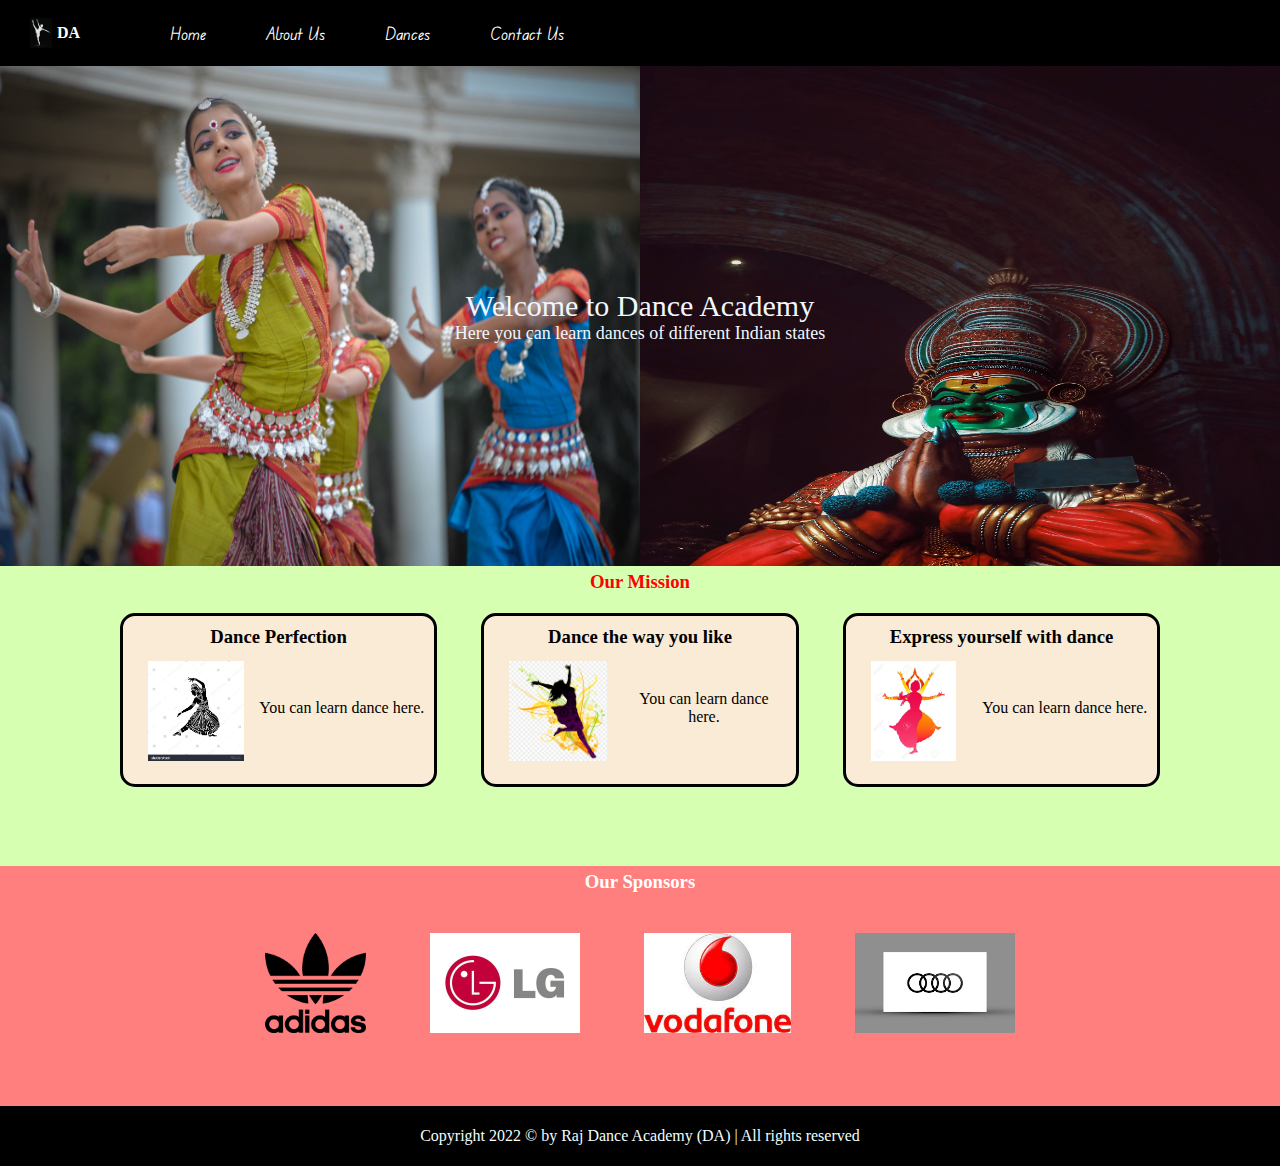
<file: index.html>
<!DOCTYPE html>
<html lang="en">
<head>
    <meta charset="UTF-8">
    <meta http-equiv="X-UA-Compatible" content="IE=edge">
    <meta name="viewport" content="width=device-width, initial-scale=1.0">
    <title>R. Dance Academy</title> 
    <link rel="stylesheet" href="base.css">
    <link rel="stylesheet" href="home.css">
</head>
<body>
    <nav id="navbar">
        <ul>
            <div id="logo">
                <img src="logo2.png" alt="RDA">
                DA
            </div>
            <li><a href="/">Home</a></li>
            <li><a href="/">About Us</a></li>
            <li><a href="/">Dances</a></li>
            <li><a href="/contact.html">Contact Us</a></li>
        </ul>
    </nav> 

    <section id="introSection">
        <div>Welcome to Dance Academy</div> 
        <div class="small">Here you can learn dances of different Indian states</div>
    </section>

    <section id="MissionSection">
        <h3>Our Mission</h3> 
        <div class="card">
            <h3>Dance Perfection</h3>
            <div class="card-box">
                <div class="card-img">
                    <img src="logo.jpg" alt="imgg">
                </div>
                <div class="content">
                    You can learn dance here.
                </div>
            </div>
        </div>
        <div class="card">
            <h3>Dance the way you like</h3>
            <div class="card-box">
                <div class="card-img">
                    <img src="logo1.png" alt="imgg">
                </div>
                <div class="content">
                    You can learn dance here.
                </div>
            </div>
        </div>
        <div class="card">
            <h3>Express yourself with dance</h3>
            <div class="card-box">
                <div class="card-img">
                    <img src="logo0.jpg" alt="imgg">
                </div>
                <div class="content">
                    You can learn dance here.
                </div>
            </div>
        </div>
        
        
    </section> 

    <section id="sponsorSection">
        <h3>Our Sponsors</h3> 
        <div class="sponsors-img">
            <img src="Clogo1.png" alt="sponsor-img" class="img1">
            <img src="Clogo2.jpg" alt="sponsor-img" class="img1">
            <img src="Clogo3.jpg" alt="sponsor-img" class="img1">
            <img src="Clogo4.png" alt="sponsor-img" class="img1">
        </div>
    </section>

    <footer id="footer">
        Copyright 2022 ©  by Raj Dance Academy (DA)  | All rights reserved
    </footer>
</body>
</html>
</file>
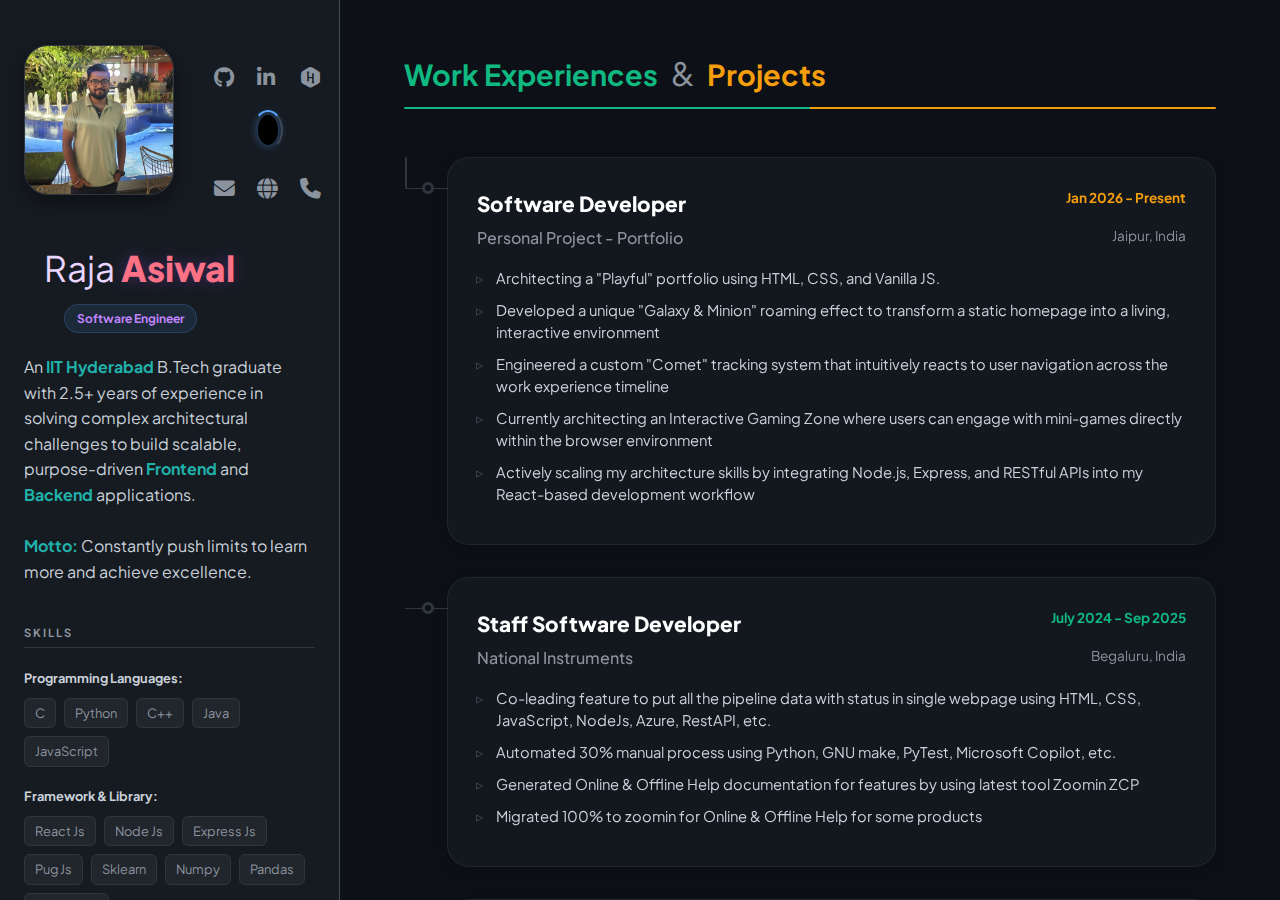
<file: aboutme.html>
<!doctype html>
<html lang="en">
  <head>
    <meta charset="UTF-8" />
    <meta name="viewport" content="width=device-width, initial-scale=1.0" />
    <title>Portfolio | Raja Asiwal</title>
    <link rel="stylesheet" href="aboutme.css" />
    <link rel="stylesheet" href="aboutme_left.css" />
    <link rel="stylesheet" href="aboutme_right.css" />
    <link
      rel="stylesheet"
      href="https://cdnjs.cloudflare.com/ajax/libs/font-awesome/6.5.1/css/all.min.css"
    />
    <link
      href="https://fonts.googleapis.com/css2?family=Plus+Jakarta+Sans:wght@300;400;600;800&display=swap"
      rel="stylesheet"
    />
  </head>
  <body>
    <div class="portfolio-wrapper">
      <!-- div for whole poertfolio page -->
      <aside class="profile-sidebar">
        <!--using aside for profile section-->

        <section class="img-and-links-section">
          <!-- Using sections for img and links-->
          <img src="profile_pic.jpeg" alt="Profile Picture" class="profile-img" />

          <div class="social-links">
            <a href="https://github.com/ee17btech11034" target="_blank" title="GitHub"
              ><i class="fa-brands fa-github"></i
            ></a>
            <a href="https://www.linkedin.com/in/raja-asiwal-a9665924a/" target="_blank" title="LinkedIn"
              ><i class="fa-brands fa-linkedin-in"></i
            ></a>
            <a href="" target="_blank" title="HackerRank"
              ><i class="fa-brands fa-hackerrank"></i
            ></a>

            <a href="mailto:asiwalraja@gmail.com" style="visibility: hidden;" title="Email"
              ><i class="fa-solid fa-envelope"></i
            ></a>
            <div
              onclick="window.location.href = 'galaxyhomepage.html'"
              class="navigation-vortex"
            >
              <div class="black-hole" id="journey-trigger">
                <div class="event-horizon"></div>
                <div class="accretion-disk"></div>
              </div>
              <span class="vortex-label">Journey</span>
            </div>
            <a href="mailto:asiwalraja@gmail.com" style="visibility: hidden;" title="Email"
              ><i class="fa-solid fa-envelope"></i
            ></a>

            <a href="mailto:asiwalraja@gmail.com" title="Email"
              ><i class="fa-solid fa-envelope"></i
            ></a>
            <a href="#" title="Portfolio in progress . . ."><i class="fa-solid fa-globe"></i></a>
            <div class="phone-tooltip">
              <i class="fa-solid fa-phone"></i>
              <span class="tooltip-box">+91 7427087239</span>
            </div>
            
          </div>
        </section>
        <section class="intro-section">
          <div class="name-row">
            <h1>
              <span class="first-name">Raja</span>
              <span class="last-name">Asiwal</span>
            </h1>
            <span class="designation-badge">Software Engineer</span>
          </div>
          <p>
            An <strong>IIT Hyderabad</strong> B.Tech graduate with 2.5+ years of
            experience in solving complex architectural challenges to build
            scalable, purpose-driven <strong>Frontend</strong> and
            <strong>Backend</strong> applications. <br /><br />
            <strong>Motto:</strong> Constantly push limits to learn more and achieve excellence.
          </p>
        </section>
        <section class="skills-section">
          <h3 class="skill-heading">SKILLS</h3>

          <div class="skill-category">
            <!-- <h4 class="skill-sub-heading">Programming Skills</h4> -->
            <p class="skill-label">Programming Languages:</p>
            <div class="skill-tags">
              <span>C</span>
              <span>Python</span>
              <span>C++</span>
              <span>Java</span>
              <span>JavaScript</span>
            </div>

            <p class="skill-label">Framework & Library:</p>
            <div class="skill-tags">
              <span>React Js</span><span>Node Js</span><span>Express Js</span
              ><span>Pug Js</span> <span>Sklearn</span><span>Numpy</span
              ><span>Pandas</span><span>Matplotlib</span>
            </div>

            <p class="skill-label">Technologies:</p>
            <div class="skill-tags">
              <span>HTML</span><span>CSS</span> <span>SQL</span
              ><span>NoSQL</span><span>MySQL</span><span>RDBMS</span
              ><span>MongoDB</span>
            </div>

            <p class="skill-label">Tools/Applications:</p>
            <div class="skill-tags">
              <span>Requestly</span><span>Postman</span
              ><span>Thunder Client</span> <span>Git</span><span>GitHub</span>
              <span>GitHub Copilot</span><span>Microsoft Copilot</span
              ><span>Gemini</span><span>VS Code</span> <span>Jupyter</span
              ><span>MATLAB</span><span>Windows</span><span>Ubuntu</span>
              <span>Azure</span><span>GNU Make</span><span>Claude</span>
            </div>

            <p class="skill-label">Methods/Concepts:</p>
            <div class="skill-tags">
              <span><abbr title="Object Oriented Programming" style="text-decoration: none;">OOPs</abbr></span>
              <span><abbr title="Data Structure and Algorithms" style="text-decoration: none;">DSA </abbr></span>
              <span>API</span><span>RestAPI</span>
              <span><abbr title="Document Object Model" style="text-decoration: none;">DOM Manipulation</abbr></span>
            </div>
          </div>
        </section>

        <section class="awards-section">
          <h3 class="skill-heading">ACHIEVEMENTS</h3>
          <ul class="award-items">
            <!-- <li>🏆 Hackathon Winner - Global AI 2025</li> -->
            <li><a href="https://www.hackerrank.com/profile/AsurRaj" id="award-link" target="_blank" title="HackerRank">🏅</a> HackerRank - 5-Star Gold Badge in C, C++, and Python</li>
          </ul>
        </section>
      </aside>

      <main class="experience-sidebar">
        <!--div to contain exp, projects-->
        <div class="experience-header">
          <h2 class="title-work">Work Experiences</h2>
          <span class="title-separator">&</span>
          <h2 class="title-projects">Projects</h2>
          <div class="header-line"></div>
        </div>
        <div class="timeline-container">
          <div class="timeline-rope"></div>
        </div>
      </main>
    </div>
    <script src="experience.js"></script>
    <script src="aboutme.js"></script>
  </body>
</html>
</file>
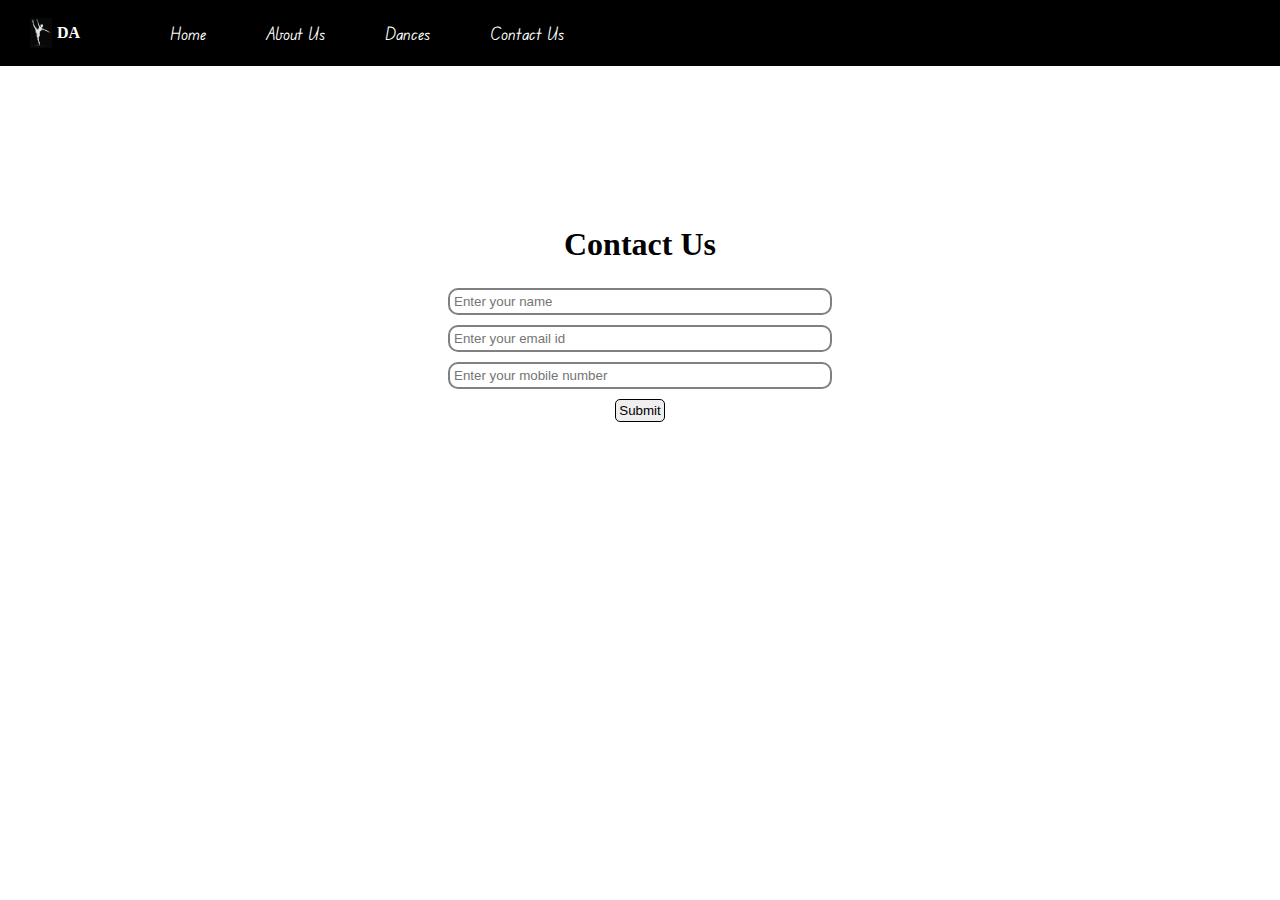
<file: contact.html>
<!DOCTYPE html>
<html lang="en">
<head>
    <meta charset="UTF-8">
    <meta http-equiv="X-UA-Compatible" content="IE=edge">
    <meta name="viewport" content="width=device-width, initial-scale=1.0">
    <title>R. Dance Academy</title> 
    <link rel="stylesheet" href="base.css">
    <link rel="stylesheet" href="contact.css">
</head>
<body>
    <nav id="navbar">
        <ul>
            <div id="logo">
                <img src="logo2.png" alt="RDA">
                DA
            </div>
            <li><a href="/">Home</a></li>
            <li><a href="/">About Us</a></li>
            <li><a href="/">Dances</a></li>
            <li><a href="/contact">Contact Us</a></li>
        </ul>
    </nav> 

    <div class="container">
        <h1>Contact Us</h1> 

        <form action="/", method="POST", class="formClass">
            <input type="text" name="name" class="inputClass" placeholder="Enter your name">
            <input type="email" name="email" class="inputClass" placeholder="Enter your email id">
            <input type="number" name="number" class="inputClass" placeholder="Enter your mobile number"> 
            <button class="btn" onclick={Contactinfo}>Submit</button>
        </form>
    </div>
</body>
<script src="contact.js"></script>
</html>
</file>
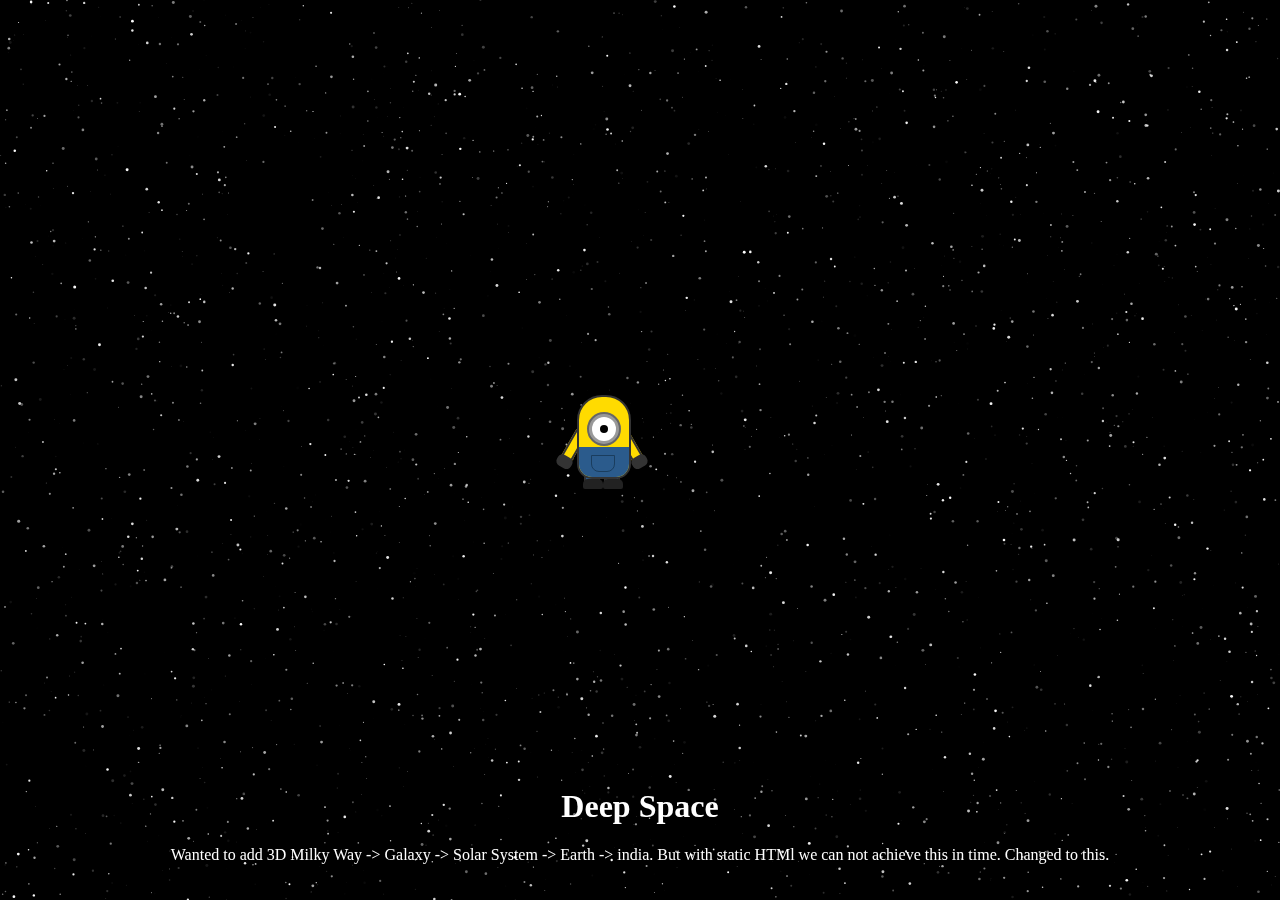
<file: galaxyhomepage.html>
<!DOCTYPE html>
<html lang="en">
<head>
    <meta charset="UTF-8">
    <meta name="viewport" content="width=device-width, initial-scale=1.0">
    <title>Cosmic Minion Guide</title>
    <link rel="stylesheet" href="galaxyhomepage.css">
</head>
<body>

    <div class="viewport" id="main-viewport">
        <canvas id="starfield"></canvas>
        
        <div id="galaxy-container" class="zoom-layer">
            <div class="galaxy-core"></div>
            <canvas id="galaxy-spiral"></canvas>
        </div>

        <div id="solar-system" class="zoom-layer">
            <div class="sun"></div>
            <div class="orbit"><div class="planet earth"></div></div>
        </div>

        <div class="toy-container" id="minion-toy">
            <div class="speech-bubble">Catch me!</div>

            <div class="arm left-arm"><div class="hand"></div></div>
            <div class="arm right-arm"><div class="hand"></div></div>
            
            <div class="minion-body">
                <div class="goggle-strap"></div>
                <div class="goggle-frame"><div class="eye"><div class="pupil"></div></div></div>
                <div class="overalls"><div class="pocket"></div></div>
            </div>

            <div class="leg left-leg"><div class="foot"></div></div>
            <div class="leg right-leg"><div class="foot"></div></div>

            <div class="cards-fan" id="cards-fan">
                <a href="aboutme.html" class="nav-card">About Raja</a>
            </div>
        </div>

        <div class="ui">
            <h1 id="stage-label">Deep Space</h1>
            <!-- <p>Click space to Zoom | Hover for a surprise</p> -->
            <p>Wanted to add 3D Milky Way -> Galaxy -> Solar System -> Earth -> india. But with static HTMl we can not achieve this in time. Changed to this.</p>
        </div>
    </div>

    <script src="galaxyhomepage.js"></script>
</body>
</html>
</file>
<file: home.css>
#introSection{
    color: aliceblue;
    height: 500px;
    background: url('three.jpg') left top no-repeat, url('natyam.jpg') right top no-repeat;
    background-position: absolute;
    background-size: 50% 100%;   /*dono image row me 50% and colum me 100% use krega  */
    display: flex;
    flex-direction: column;
    justify-content: center;
    align-items: center;
    font-size: 30px;
}
#introSection div.small{
    font-size: 18px;
}
#MissionSection {
    background-color: rgba(123, 255, 0, 0.301);
    height: 300px;
    text-align: center;
    color: red;
    padding: 5px;
}
.card{
    background-color: antiquewhite;
    /* background-color: white; */
    color: black;
    width: 25%;
    height: 60%;
    border: 3px solid black;
    margin: 20px 20px;
    padding: 10px;
    display: inline-block;
    border-radius: 15px;
}
.card:hover{
    background-color: lightblue;
}
.card-box{
    display: flex;
    align-items: center;
    justify-content: space-between;
}
.card-img{
    height: 100px;
    padding: 3px 5px;
    margin: 10px 10px;

}
.card-img img{
    height: inherit;      /* iska matlab hai ki .card-img class me jo height hai wahi de do img ko.  */
}
#sponsorSection {
    /* background: url('/static/three.jpg') left top no-repeat, url('/static/single.jpg') right bottom no-repeat, url('/static/natyam.jpg') right top no-repeat, url('/static/two.jpg') left bottom no-repeat; */
    background-color: rgba(255, 0, 0, 0.5);
    height: 240px;
    text-align: center;
    color: white;
    padding: 5px;
}
.sponsor-img{
    height: 200px;
    max-width: 1000px;
    margin: auto;
}
.img1{
    height: 120px;
    padding: 10px;
    margin: 30px 20px;
}
</file>
<file: aboutme.css>
* {
    margin: 0;
    padding: 0;
    box-sizing: border-box;
}

body {
    font-family: 'Plus Jakarta Sans', sans-serif;
    background: #0d1117;
    color: #c9d1d9;
    line-height: 1.6;
    /* FIX 1: Lock the body to exactly the window height */
    height: 100vh;
    overflow: hidden; 
}

.portfolio-wrapper {
    display: flex;
    width: 100%;
    height: 100vh;
}

/* Profile side Styling (left) */
.profile-sidebar {
    width: 340px;
    background-color: #161b22;
    flex-shrink: 0;
    height: 100vh;
    padding: 2.5rem 1.5rem;
    border-right: 1px solid #414952;
    /* Allows left side to scroll internally if content is long */
    overflow-y: auto; 
    -ms-overflow-style: none;
    scrollbar-width: none;
}

.profile-sidebar::-webkit-scrollbar {
    display: none;
}

/* Experience Side Styling (Right) */
.experience-sidebar {
    flex: 1;
    padding: 3rem 4rem;
    height: 100vh;
    /* Allows right side to scroll independently without pulling the body down */
    overflow-y: auto; 
}

.profile-sidebar::-webkit-scrollbar, 
.experience-sidebar::-webkit-scrollbar {
    display: none;
}

/* FIX 3: Mobile Responsiveness Layout */
@media (max-width: 800px) {
    body {
        height: auto;
        /* overflow: visible; Return scrolling to the whole body on mobile */
        overflow-y: auto;
    }
    .portfolio-wrapper {
        flex-direction: column;
        height: auto;
    }
    .profile-sidebar {
        width: 100%;
        height: auto;
        border-right: none;
        border-bottom: 1px solid #414952;
        /* overflow-y: visible; */
    }
    .experience-sidebar {
        height: auto;
        padding: 2rem 1.5rem; /* Reduced padding for mobile */
        /* overflow-y: visible; */
    }
}




.navigation-vortex {
    display: flex;
    flex-direction: column;
    align-items: center;
    gap: 0px;
    cursor: pointer;
    margin-top: 0px;
}

.black-hole {
    position: relative;
    width: 20px;
    height: 30px;
    background: #000;
    border-radius: 50%;
    box-shadow: 0 0 10px rgba(88, 166, 255, 0.5), 
                inset 0 0 10px rgba(0, 0, 0, 1);
    transition: transform 0.4s cubic-bezier(0.175, 0.885, 0.32, 1.275);
}

/* The Swirling Light around it */
.accretion-disk {
    position: absolute;
    top: -5px;
    left: -5px;
    right: -5px;
    bottom: -5px;
    border: 2px solid transparent;
    border-top: 2px solid #58a6ff;
    border-right: 2px solid rgba(139, 148, 158, 0.3);
    border-radius: 50%;
    animation: spin 1.1s linear infinite;
}

.vortex-label {
    font-size: 0.65rem;
    text-transform: uppercase;
    letter-spacing: 2px;
    color: #8b949e;
    transition: color 0.3s;
    display: none;
}

/* Interactions */
.navigation-vortex:hover .black-hole {
    transform: scale(1.2);
    box-shadow: 0 0 20px #58a6ff;
}

.navigation-vortex:hover .vortex-label {
    color: #58a6ff;
}

@keyframes spin {
    from { transform: rotate(0deg); }
    to { transform: rotate(360deg); }
}

strong {
    color:lightseagreen;
}
</file>
<file: aboutme_left.css>
.img-and-links-section{
    display: flex;
    align-items: center; /* Aligns icons vertically with center of image */
    gap: 20px;
    margin-bottom: 1rem;
    
}

.profile-img {
    width: 150px;
    height: 150px;
    border-radius: 24px;
    object-fit: cover; /* use this full cover of 120*120px */
    margin-bottom: 1.5rem; /* space between 2 lines 1rem = 16px (generally)*/
    border: 1.8px solid #30363d;
    box-shadow: 0 8px 24px rgba(0,0,0,0.4);
}

.social-links {
    margin: 20px;
    display: grid;
    grid-template-columns: repeat(3, 1fr); /* Creates a 2x2 grid of icons */
    gap: 22px;
}

.social-links a:hover {
    color: #58a6ff;
    transform: translateY(-2px);
}
#award-link{
    text-decoration: none;
    cursor: pointer;
}
/* #award-link:hover{
    transform: translateY(-5px);
    scale: calc(10%);
} */

.social-links a, .phone-tooltip {
    color: #8b949e;
    font-size: 1.3rem;
    cursor: pointer;
    transition: color 0.3s ease, transform 0.2s ease;
    text-decoration: none;
}

/* Tooltip Reveal */
.phone-tooltip { position: relative; }
.tooltip-box {
    visibility: hidden;
    position: absolute;
    bottom: 140%;
    left: 50%;
    transform: translateX(-50%);
    background: #21262d;
    color: #fff;
    padding: 6px 12px;
    border-radius: 6px;
    font-size: 0.75rem;
    border: 1px solid #30363d;
    white-space: nowrap;
    opacity: 0;
    transition: 0.3s;
}

.phone-tooltip:hover .tooltip-box {
    visibility: visible;
    opacity: 1;
}

.phone-tooltip:hover{
    color: #58a6ff;
    transform: translateY(-2px);
}

@media (max-width: 800px) {
    .img-and-links-section{
        justify-content:space-evenly
    }
    .social-links{
        column-gap:35px;
    }
}

/*This will things about Name and intro-section and award*/
.name-row {
    margin-bottom: 1.3rem;
}

.name-row h1 {
    font-size: 2.2rem;
    margin-bottom: 8px;
    margin-left: 20px;
}

.first-name { 
    /* color: #e7cdcd;  */
    /* color: #f8fafc;  */
    color: #e9d5ff;
    font-weight: 400;
    animation: colorchanges 3s infinite alternate;
    --start-color: #f8fafc;
    /* --mid-color: red; */
    --mid-color: #e7cdcd;
    --end-color: #e9d5ff;
}

.last-name { 
    /* color: #a71ee9;  */
    color: #fb7185;
    /* color: #d946ef; */
    font-weight: 800;
    text-shadow: 0 0 15px rgba(168, 85, 247, 0.3); /* Subtle glow */
    animation: colorchanges 3s infinite alternate;
    --start-color: #d946ef;
    --mid-color: #a71ee9;
    --end-color: #fb7185;
}

.designation-badge {
    display: inline-block;
    background: rgba(88, 166, 255, 0.1);
    /* color: #c61d4f; */
    color: #c084fc;
    padding: 4px 12px;
    border-radius: 20px;
    font-size: 0.75rem;
    font-weight: 700;
    border: 1px solid rgba(88, 166, 255, 0.2);
    margin-left:40px;
}

/* Awards */
.skill-heading {
    font-size: 0.7rem;
    letter-spacing: 2px;
    color: #8b949e;
    text-transform: uppercase;
    margin: 2.5rem 0 1rem;
    border-bottom: 1px solid #30363d;
    padding-bottom: 5px;
}

.award-items { list-style: none; }
.award-items li { font-size: 0.9rem; margin-bottom: 10px; }

@keyframes colorchanges {
    0% {
        color: var(--start-color, rgb(255, 255, 255, 0));
    }
    50% {
        color: var(--mid-color, white);
    }
    100% {
        color: var(--end-color, white);
    }
}

@media (max-width: 800px) {
    .name-row{
        display:flex;
        justify-content:space-around;
        align-items:center;
    }
}

/* skills.css */
.skills-section {
    margin-top: 1rem;
}

.skill-label {
    font-size: 0.8rem;
    font-weight: 700;
    color: #c9d1d9;
    margin: 1.2rem 0 0.6rem;
}

.skill-tags {
    display: flex;
    flex-wrap: wrap;
    gap: 8px;
}

.skill-tags span {
    background: #21262d;
    border: 1px solid #30363d;
    padding: 4px 10px;
    border-radius: 6px;
    font-size: 0.8rem;
    color: #8b949e;
    transition: 0.2s;
}

/* Highlight for core skills */
.skill-tags span.core {
    border-color: rgba(88, 166, 255, 0.4);
    color: #58a6ff;
    background: rgba(88, 166, 255, 0.05);
}

.skill-tags span:hover {
    background: #30363d;
    color: #ffffff;
    border-color: #58a6ff;
}
</file>
<file: aboutme_right.css>
:root {
    --color-exp: #10b981;
    --color-proj: #f59e0b;
    --bg-dark: #0d1117;
    --bg-card: #161b22;
    --border-dim: #30363d;
    --text-main: #c9d1d9;
    --active-color: #30363d; /* Default rope color */
}

/* ... Keep all your existing Header Underline and Comet CSS untouched here ... */
.experience-header { margin-bottom: 3rem; }
.title-work { color: var(--color-exp); display: inline-block; margin: 0; font-size: 1.8rem; }
.title-projects { color: var(--color-proj); display: inline-block; margin: 0; font-size: 1.8rem; }
.title-separator { color: #8b949e; margin: 0 10px; font-size: 2rem; }

.header-line {
    height: 1.8px; width: 100%; margin-top: 8px; border-radius: 20px;
    background: linear-gradient(to right, var(--color-exp) 50%, var(--color-proj) 50%);
}

.timeline-container { position: relative; padding-left: 43px; margin-top: 2rem; max-width: 1000px;}
.timeline-rope { position: absolute; left: 1px; top: 0; width: 1.5px; background: var(--border-dim); border-radius: 2px; z-index: 1;}

@keyframes cometLoop {
    0% { transform: translateY(-100px); opacity: 0; }
    10% { opacity: 0.5; }
    90% { opacity: 0.5; }
    100% { transform: translateY(1000px); opacity: 0; }
}

.comet-v { position: absolute; left: -1px; width: 3.5px; height: 50px; background: linear-gradient(to top, var(--active-color), transparent); z-index: 10; opacity: 0; animation: cometLoop 4s linear infinite;}
.timeline-container.is-hovering .comet-v { animation: none; transition: transform 0.4s cubic-bezier(0.4, 0, 0.2, 1), opacity 0.2s;}
.comet-h { position: absolute; height: 2px; background: var(--active-color); box-shadow: 0 0 12px var(--active-color); z-index: 10; opacity: 0; width: 0;}

.work-box { position: relative; margin-bottom: 2rem; width: 100%; }
.work-box::before { content: ""; position: absolute; left: -42px; top: 31px; width: 43px; height: 1px; background: var(--border-dim); z-index: 1; transition: background 0.3s ease; }
.timeline-dot { position: absolute; left: -25px; top: 25px; width: 12px; height: 12px; background: var(--bg-dark); border: 3px solid var(--border-dim); border-radius: 50%; z-index: 2; transition: all 0.3s ease; }
/* .work-content { background: var(--bg-card) !important; border: 2px solid var(--border-dim) !important; padding: 1.5rem; border-radius: 12px; transition: all 0.4s ease; position: relative; z-index: 2;} */
.work-content {
    background: rgba(22, 27, 34, 0.7) !important;
    backdrop-filter: blur(8px); /* Glassmorphism effect */
    border: 1px solid rgba(48, 54, 61, 0.5) !important;
    padding: 1.8rem;
    border-radius: 22px; /* Highly rounded for aesthetic look */
    transition: all 0.5s cubic-bezier(0.2, 0.8, 0.2, 1);
    box-shadow: 0 4px 15px rgba(0,0,0,0.2);
}
.dot-glow { background: var(--active-color) !important; border-color: var(--active-color) !important; box-shadow: 0 0 20px var(--active-color); transform: scale(1.3); }
.box-glow { border-color: var(--active-color) !important; transform: translateX(10px); box-shadow: 0 10px 30px rgba(0,0,0,0.5), inset 0 0 10px rgba(255, 255, 255, 0.05); }


/* --- FIX 2: Desktop Layout for Dynamic Header --- */
.work-header {
    display: grid;
    grid-template-columns: 1fr auto; /* Title left, Time right */
    grid-template-areas: 
        "title date"
        "org loc";
    gap: 5px;
    margin-bottom: 1rem;
    /* align-items: baseline; */
}

.work-title { grid-area: title; font-size: 1.3rem; color: #fff; font-weight: 800; }
.work-date { grid-area: date; font-size: 0.85rem; font-weight: 700; text-align: right; color: var(--active-color); }
.work-org { grid-area: org; color: #8b949e; font-weight: 500; }
.work-loc { grid-area: loc; font-size: 0.85rem; color: #8b949e; text-align: right; }


/* Aesthetic Points */
.work-desc-list {
    margin: 1rem 0 0 1.2rem;
    padding: 0;
    list-style: none;
}

.work-desc-list li {
    position: relative;
    margin-bottom: 10px;
    color: #c9d1d9;
    font-size: 0.92rem;
    line-height: 1.5;
}

.work-desc-list li::before {
    content: "▹"; /* Elegant bullet */
    position: absolute;
    left: -20px;
    color: #414952; /* Muted grey by default */
    transition: color 0.4s ease;
}
/* When an EXPERIENCE box is hovered, light up its bullets green */
.work-box.type-experience:hover .work-desc-list li::before {
    color: #10b981; /* Emerald Green */
}

/* When a PROJECT box is hovered, light up its bullets orange */
.work-box.type-project:hover .work-desc-list li::before {
    color: #f59e0b; /* Amber Orange */
}

@media (max-width: 600px) {
    .work-header {
        display: grid; /* make sure grid is active */
        grid-template-columns: 1fr; 
        grid-template-areas: 
            "title"
            "org"
            "metaline";
        gap: 4px; /* data and time were overlaping */ 
    }
    .work-date, .work-loc { 
        grid-area: metaline; /* telling it to go to this */
        display: inline-block; 
        text-align: left; 
        font-size: 0.8rem;
    }
    .work-date { text-align: right; }
}
</file>
<file: contact.css>
h1{
    margin:20px 0px;
    text-align: center;
}
.container{
    height: 500px;
    display: flex;
    text-align: center;
    flex-direction: column;
    justify-content: center;
}

.formClass{
    display: flex;
    flex-direction: column;
    justify-content: center;
    align-items: center;
}
.inputClass{
    width: 30%;
    padding: 4px;
    border: 2px solid grey;
    border-radius: 10px;
    margin: 5px;
    /* jab me fill kr raha hu to outline aa rahi hai use hatane ke liye */
    outline: none;
}

.btn{
    margin: 5px 0px;
    padding: 3px;
    border: 1.5px solid black;
    cursor: pointer;
    border-radius: 5px;
}
</file>
<file: galaxyhomepage.css>
body, html { margin: 0; padding: 0; background: #000; color: white; overflow: hidden; }
.viewport { width: 100vw; height: 100vh; position: relative; cursor: crosshair; }
canvas { position: absolute; top: 0; left: 0; }

.toy-container {
    position: absolute; width: 80px; height: 120px; z-index: 1000;
    transition: top 3s ease-in-out, left 3s ease-in-out, transform 0.5s ease;
    cursor: pointer;
}

/* SPEECH BUBBLE LOGIC */
.speech-bubble {
    position: absolute; top: -40px; left: 50%;
    transform: translateX(-50%);
    background: white; color: black;
    padding: 5px 12px; border-radius: 15px;
    font-size: 12px; font-weight: bold;
    white-space: nowrap; opacity: 0;
    transition: opacity 0.3s ease;
    pointer-events: none;
    box-shadow: 0 4px 10px rgba(255,255,255,0.3);
}

.speech-bubble::after {
    content: ''; position: absolute; bottom: -5px; left: 50%;
    transform: translateX(-50%);
    border-left: 6px solid transparent; border-right: 6px solid transparent;
    border-top: 6px solid white;
}

/* Show bubble on hover */
.toy-container:hover .speech-bubble { opacity: 1; }

/* MINION BODY PARTS */
.minion-body {
    width: 50px; height: 80px; background: #ffdb00;
    border-radius: 25px 25px 15px 15px; border: 2px solid #333;
    position: absolute; left: 15px; top: 10px; overflow: hidden; z-index: 2;
}

.arm { position: absolute; width: 8px; height: 30px; background: #ffdb00; border: 2px solid #333; top: 45px; z-index: 1; }
.left-arm { left: 5px; transform: rotate(30deg); }
.right-arm { right: 5px; transform: rotate(-30deg); }
.hand { position: absolute; bottom: -8px; left: -4px; width: 16px; height: 12px; background: #333; border-radius: 5px; }

.leg { position: absolute; width: 12px; height: 15px; background: #2b5b8c; border: 2px solid #333; bottom: 20px; z-index: 1; }
.left-leg { left: 22px; } .right-leg { right: 22px; }
.foot { position: absolute; bottom: -6px; left: -3px; width: 20px; height: 10px; background: #222; border-radius: 5px 5px 2px 2px; }

.goggle-frame { position: absolute; top: 15px; left: 8px; width: 30px; height: 30px; background: #999; border-radius: 50%; border: 2px solid #666; }
.eye { position: absolute; top: 3px; left: 3px; width: 24px; height: 24px; background: #fff; border-radius: 50%; overflow: hidden; }
.pupil { position: absolute; top: 8px; left: 8px; width: 8px; height: 8px; background: #000; border-radius: 50%; transition: transform 0.1s linear; }

.overalls { position: absolute; bottom: 0; width: 100%; height: 30px; background: #2b5b8c; }
.pocket { position: absolute; bottom: 5px; left: 12px; width: 22px; height: 15px; border: 1.5px solid #1a3d5e; border-radius: 0 0 8px 8px; }

/* ZOOM LAYERS & UI */
.zoom-layer { position: absolute; width: 100%; height: 100%; display: flex; justify-content: center; align-items: center; pointer-events: none; opacity: 0; transition: 1.5s; }
.ui { position: absolute; bottom: 20px; width: 100%; text-align: center; pointer-events: none; z-index: 2000; }
.cards-fan { position: absolute; bottom: 130px; left: 50%; transform: translateX(-50%) scale(0); display: flex; gap: 8px; transition: 0.4s; opacity: 0; }
.cards-fan.active { transform: translateX(-50%) scale(1); opacity: 1; }
.nav-card { width: 65px; height: 90px; background: white; color: black; border-radius: 5px; font-weight: bold; display: flex; align-items: center; justify-content: center; font-size: 11px; border: 2px solid #2b5b8c; }
</file>
<file: base.css>
@import url('https://fonts.googleapis.com/css2?family=Edu+VIC+WA+NT+Beginner:wght@500&display=swap');

*{ /* ye extra spaces ko hata deta hai and reset kr deta hai  */
    margin: 0; 
    padding: 0;
    box-sizing: border-box;
}
#logo{
    display: flex;
    align-items: center;
    color: white;
    margin: 3px 15px;
    margin-right: 60px;
    font-weight: bold;
}
#logo img{
    height: 30px;
    filter: invert(1);
    margin-right: 5px;
}
#navbar{
    background-color: black;
    padding: 15px 15px;
}
#navbar ul{
    display: flex;
    flex-direction: row;
    /* justify-content: center; */
    align-items: center;
}
#navbar li{
    font-family: 'Edu VIC WA NT Beginner', cursive;
    list-style: none;
}
#navbar li a{
    color: white;
    font-size: 1.1rem;
    text-decoration: none;
    padding: 10px 30px;
}
#navbar li a:hover{
    color: grey;
}

#footer{
    background-color: black;
    color: azure;
    height: 60px;
    display: flex;
    justify-content: center;
    align-items: center;
}
</file>
